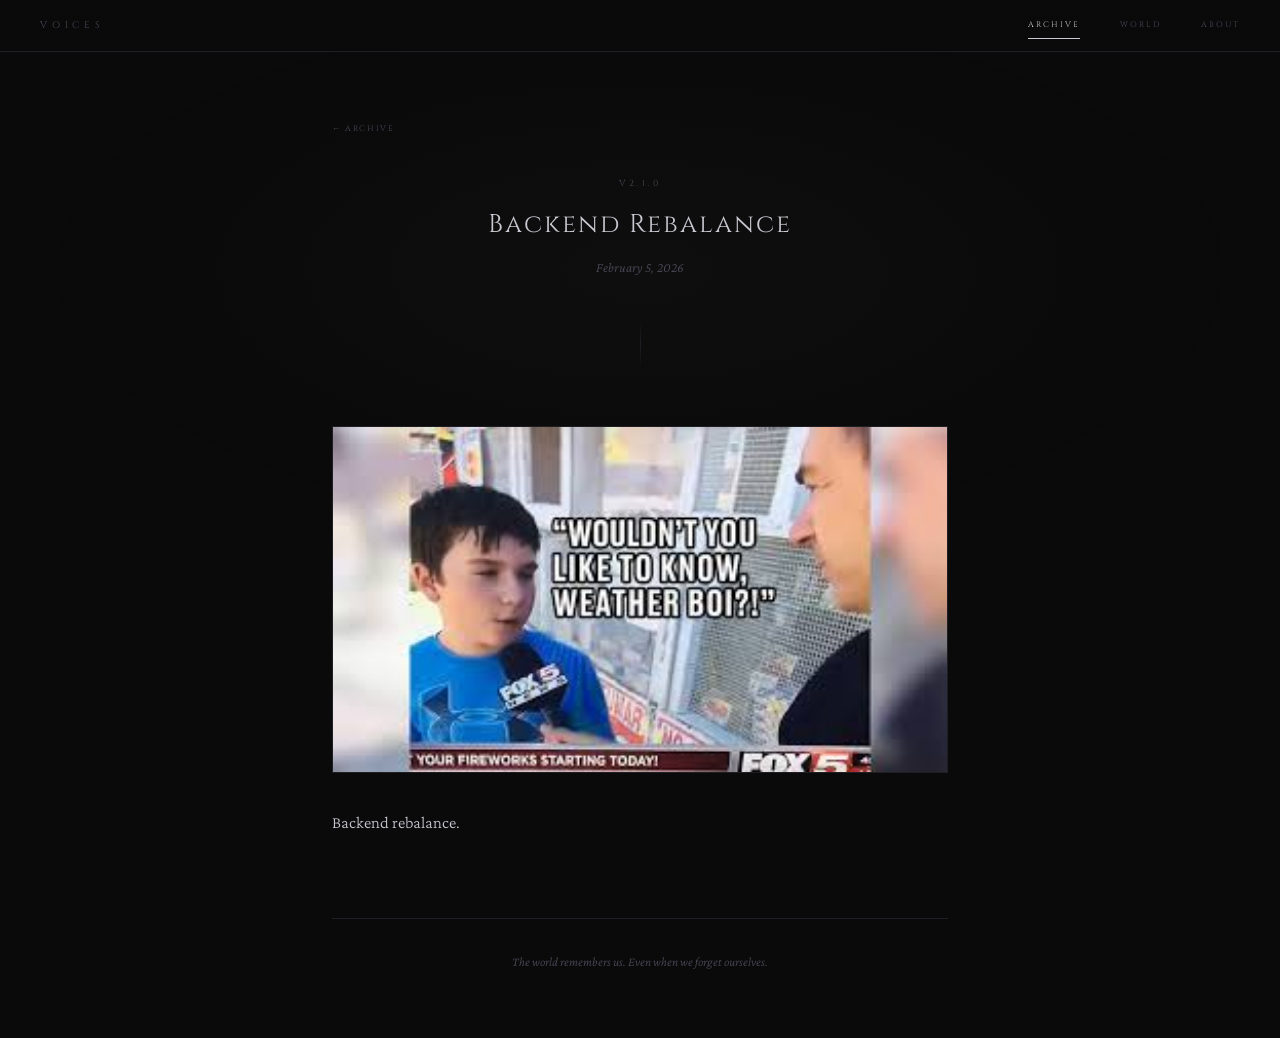
<file: v210/index.html>
<!DOCTYPE html>
<html lang="en">
<head>
<meta charset="UTF-8">
<meta name="viewport" content="width=device-width, initial-scale=1.0">
<title>v2.1.0 — Backend Rebalance | Voices</title>
<link rel="preconnect" href="https://fonts.googleapis.com">
<link href="https://fonts.googleapis.com/css2?family=Cinzel:wght@400;600&family=Crimson+Pro:ital,wght@0,300;0,400;1,300&display=swap" rel="stylesheet">
<style>
  :root {
    --bg: #0a0a0b;
    --surface: #111114;
    --border: #1e1e24;
    --text: #c8c8d0;
    --dim: #4a4a58;
    --voice-glow: rgba(136,136,136,0.04);
  }

  * { box-sizing: border-box; margin: 0; padding: 0; }

  body {
    background: var(--bg);
    color: var(--text);
    font-family: 'Crimson Pro', Georgia, serif;
    font-weight: 300;
    min-height: 100vh;
    line-height: 1.8;
  }

  body::before {
    content: '';
    position: fixed;
    inset: 0;
    background: radial-gradient(ellipse 80% 50% at 50% 30%, var(--voice-glow), transparent 60%);
    pointer-events: none;
    z-index: 0;
  }

  .top-nav {
    position: fixed;
    top: 0;
    left: 0;
    right: 0;
    height: 52px;
    background: linear-gradient(to bottom, rgba(10,10,11,0.98), rgba(10,10,11,0.92));
    border-bottom: 1px solid var(--border);
    display: flex;
    align-items: center;
    justify-content: space-between;
    padding: 0 2.5rem;
    z-index: 100;
    backdrop-filter: blur(12px);
  }

  .nav-brand {
    font-family: 'Cinzel', serif;
    font-size: 0.6rem;
    letter-spacing: 0.5em;
    color: var(--dim);
    text-transform: uppercase;
    text-decoration: none;
    transition: color 0.3s;
  }

  .nav-brand:hover { color: var(--text); }

  .nav-links { display: flex; gap: 2.5rem; }

  .nav-links a {
    font-family: 'Cinzel', serif;
    font-size: 0.5rem;
    letter-spacing: 0.25em;
    color: var(--dim);
    text-transform: uppercase;
    text-decoration: none;
    padding: 0.4rem 0;
    position: relative;
    transition: color 0.3s;
  }

  .nav-links a::after {
    content: '';
    position: absolute;
    bottom: 0;
    left: 0;
    right: 0;
    height: 1px;
    background: var(--text);
    transform: scaleX(0);
    transition: transform 0.3s;
  }

  .nav-links a:hover, .nav-links a.active { color: var(--text); }
  .nav-links a.active::after, .nav-links a:hover::after { transform: scaleX(1); }

  .site-container {
    position: relative;
    z-index: 1;
    width: 100%;
    max-width: 680px;
    margin: 0 auto;
    padding: 7rem 2rem 4rem 2rem;
  }

  .back-link {
    display: inline-block;
    font-family: 'Cinzel', serif;
    font-size: 0.5rem;
    letter-spacing: 0.2em;
    color: var(--dim);
    text-transform: uppercase;
    text-decoration: none;
    margin-bottom: 2.5rem;
    transition: color 0.3s;
  }

  .back-link:hover { color: var(--text); }
  .back-link::before { content: '← '; }

  .patch-header { text-align: center; margin-bottom: 2.5rem; }

  .patch-version {
    font-family: 'Cinzel', serif;
    font-size: 0.55rem;
    letter-spacing: 0.35em;
    color: var(--dim);
    text-transform: uppercase;
    margin-bottom: 0.6rem;
  }

  .patch-title {
    font-family: 'Cinzel', serif;
    font-size: 1.6rem;
    letter-spacing: 0.08em;
    color: var(--text);
    margin-bottom: 0.5rem;
    font-weight: 400;
  }

  .patch-date {
    font-size: 0.85rem;
    color: var(--dim);
    font-style: italic;
  }

  .divider {
    width: 1px;
    height: 50px;
    background: linear-gradient(to bottom, transparent, var(--border), transparent);
    margin: 2rem auto;
  }

  .patch-content {
    font-size: 1.05rem;
  }

  .patch-content p {
    margin-bottom: 1rem;
  }

  .patch-image {
    width: 100%;
    max-width: 100%;
    border: 1px solid var(--border);
    margin: 1.5rem 0;
  }

  .site-footer {
    text-align: center;
    margin-top: 5rem;
    padding-top: 2rem;
    border-top: 1px solid var(--border);
    font-size: 0.8rem;
    color: var(--dim);
    font-style: italic;
  }

  @media (max-width: 600px) {
    .top-nav { padding: 0 1.25rem; }
    .nav-links { gap: 1.5rem; }
    .site-container { padding: 6rem 1.25rem 3rem 1.25rem; }
    .patch-title { font-size: 1.3rem; }
  }
</style>
</head>
<body>

<nav class="top-nav">
  <a href="../index.html" class="nav-brand">Voices</a>
  <div class="nav-links">
    <a href="../index.html" class="active">Archive</a>
    <a href="#">World</a>
    <a href="#">About</a>
  </div>
</nav>

<div class="site-container">
  <a href="../index.html" class="back-link">Archive</a>

  <article>
    <header class="patch-header">
      <div class="patch-version">v2.1.0</div>
      <div class="patch-title">Backend Rebalance</div>
      <div class="patch-date">February 5, 2026</div>
    </header>

    <div class="divider"></div>

    <div class="patch-content">
      <img src="../assets/v210.png" alt="Backend rebalance" class="patch-image">
      
      <p>Backend rebalance.</p>
    </div>
  </article>

  <footer class="site-footer">
    The world remembers us. Even when we forget ourselves.
  </footer>
</div>

</body>
</html>
</file>
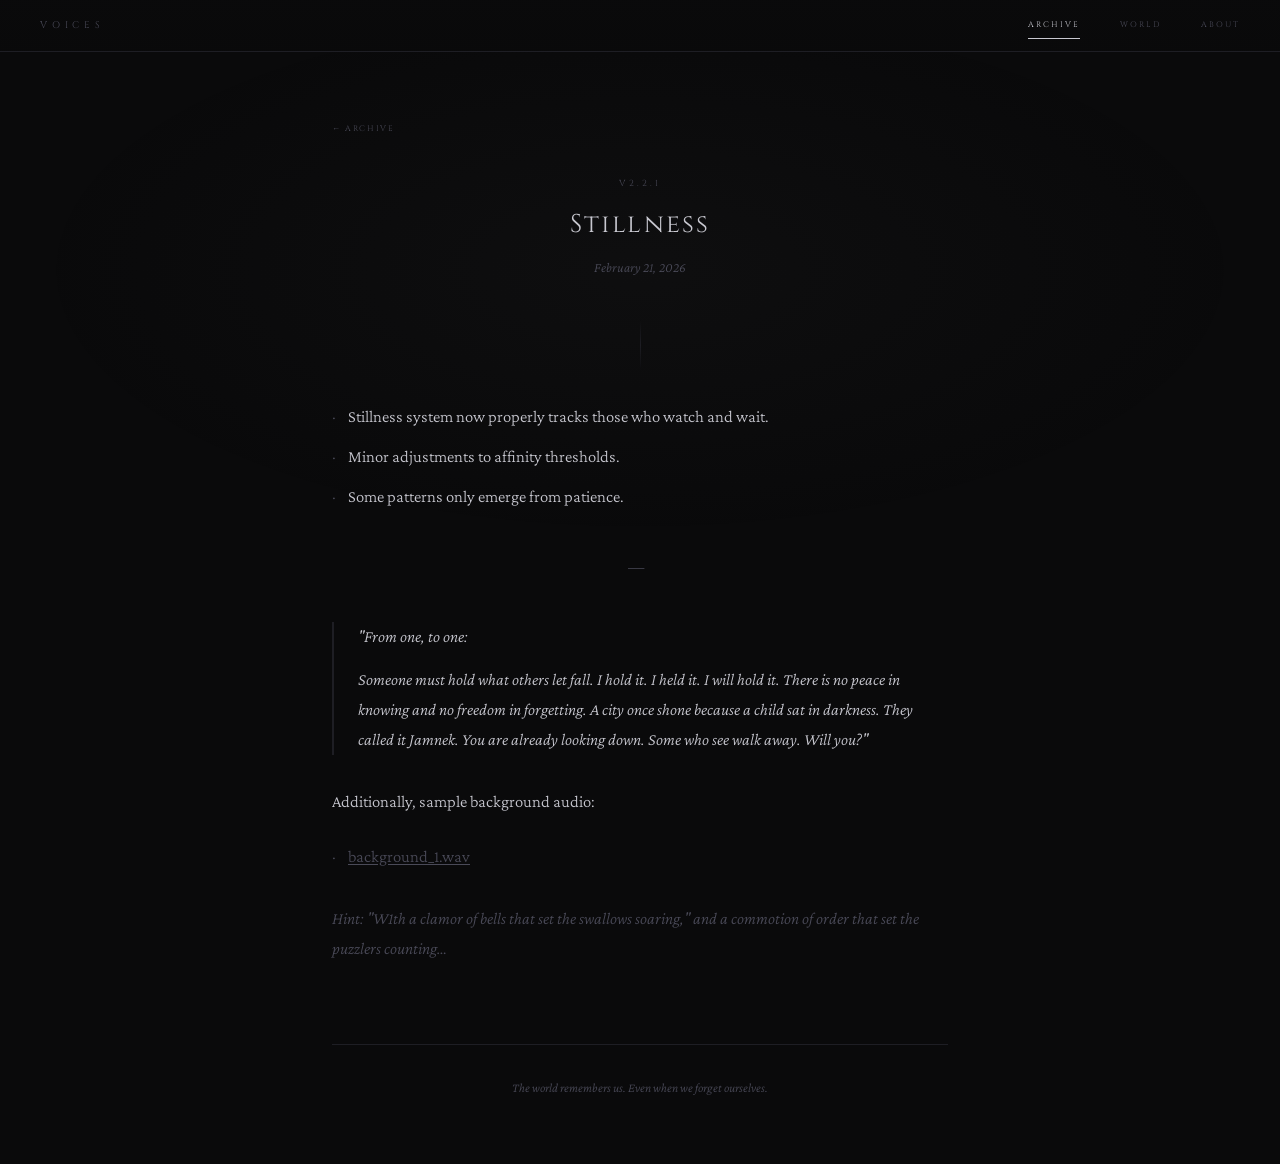
<file: v221/index.html>
<!DOCTYPE html>
<html lang="en">
<head>
<meta charset="UTF-8">
<meta name="viewport" content="width=device-width, initial-scale=1.0">
<title>v2.2.1 — Stillness | Voices</title>
<link rel="preconnect" href="https://fonts.googleapis.com">
<link href="https://fonts.googleapis.com/css2?family=Cinzel:wght@400;600&family=Crimson+Pro:ital,wght@0,300;0,400;1,300&display=swap" rel="stylesheet">
<style>
  :root {
    --bg: #0a0a0b;
    --surface: #111114;
    --border: #1e1e24;
    --text: #c8c8d0;
    --dim: #4a4a58;
    --voice-glow: rgba(136,136,136,0.04);
  }

  * { box-sizing: border-box; margin: 0; padding: 0; }

  body {
    background: var(--bg);
    color: var(--text);
    font-family: 'Crimson Pro', Georgia, serif;
    font-weight: 300;
    min-height: 100vh;
    line-height: 1.8;
  }

  body::before {
    content: '';
    position: fixed;
    inset: 0;
    background: radial-gradient(ellipse 80% 50% at 50% 30%, var(--voice-glow), transparent 60%);
    pointer-events: none;
    z-index: 0;
  }

  .top-nav {
    position: fixed;
    top: 0;
    left: 0;
    right: 0;
    height: 52px;
    background: linear-gradient(to bottom, rgba(10,10,11,0.98), rgba(10,10,11,0.92));
    border-bottom: 1px solid var(--border);
    display: flex;
    align-items: center;
    justify-content: space-between;
    padding: 0 2.5rem;
    z-index: 100;
    backdrop-filter: blur(12px);
  }

  .nav-brand {
    font-family: 'Cinzel', serif;
    font-size: 0.6rem;
    letter-spacing: 0.5em;
    color: var(--dim);
    text-transform: uppercase;
    text-decoration: none;
    transition: color 0.3s;
  }

  .nav-brand:hover { color: var(--text); }

  .nav-links { display: flex; gap: 2.5rem; }

  .nav-links a {
    font-family: 'Cinzel', serif;
    font-size: 0.5rem;
    letter-spacing: 0.25em;
    color: var(--dim);
    text-transform: uppercase;
    text-decoration: none;
    padding: 0.4rem 0;
    position: relative;
    transition: color 0.3s;
  }

  .nav-links a::after {
    content: '';
    position: absolute;
    bottom: 0;
    left: 0;
    right: 0;
    height: 1px;
    background: var(--text);
    transform: scaleX(0);
    transition: transform 0.3s;
  }

  .nav-links a:hover, .nav-links a.active { color: var(--text); }
  .nav-links a.active::after, .nav-links a:hover::after { transform: scaleX(1); }

  .site-container {
    position: relative;
    z-index: 1;
    width: 100%;
    max-width: 680px;
    margin: 0 auto;
    padding: 7rem 2rem 4rem 2rem;
  }

  .back-link {
    display: inline-block;
    font-family: 'Cinzel', serif;
    font-size: 0.5rem;
    letter-spacing: 0.2em;
    color: var(--dim);
    text-transform: uppercase;
    text-decoration: none;
    margin-bottom: 2.5rem;
    transition: color 0.3s;
  }

  .back-link:hover { color: var(--text); }
  .back-link::before { content: '← '; }

  .patch-header { text-align: center; margin-bottom: 2.5rem; }

  .patch-version {
    font-family: 'Cinzel', serif;
    font-size: 0.55rem;
    letter-spacing: 0.35em;
    color: var(--dim);
    text-transform: uppercase;
    margin-bottom: 0.6rem;
  }

  .patch-title {
    font-family: 'Cinzel', serif;
    font-size: 1.6rem;
    letter-spacing: 0.08em;
    color: var(--text);
    margin-bottom: 0.5rem;
    font-weight: 400;
  }

  .patch-date {
    font-size: 0.85rem;
    color: var(--dim);
    font-style: italic;
  }

  .divider {
    width: 1px;
    height: 50px;
    background: linear-gradient(to bottom, transparent, var(--border), transparent);
    margin: 2rem auto;
  }

  .section-break {
    text-align: center;
    color: var(--dim);
    margin: 2.5rem 0;
    letter-spacing: 0.5em;
  }

  .patch-content {
    font-size: 1.05rem;
  }

  .patch-content p {
    margin-bottom: 1rem;
  }

  .patch-content ul {
    list-style: none;
    margin: 1.5rem 0;
  }

  .patch-content li {
    margin-bottom: 0.6rem;
    padding-left: 1rem;
    position: relative;
  }

  .patch-content li::before {
    content: '·';
    position: absolute;
    left: 0;
    color: var(--dim);
  }

  .lore {
    border-left: 2px solid var(--border);
    padding-left: 1.5rem;
    margin: 2rem 0;
    font-style: italic;
  }

  .lore p { margin-bottom: 0.75rem; }
  .lore p:last-child { margin-bottom: 0; }

  .patch-content a {
    color: var(--dim);
    text-decoration: underline;
    text-underline-offset: 2px;
    transition: color 0.2s;
  }

  .patch-content a:hover { color: var(--text); }

  .hint {
    font-style: italic;
    color: var(--dim);
    margin-top: 2rem;
  }

  .site-footer {
    text-align: center;
    margin-top: 5rem;
    padding-top: 2rem;
    border-top: 1px solid var(--border);
    font-size: 0.8rem;
    color: var(--dim);
    font-style: italic;
  }

  @media (max-width: 600px) {
    .top-nav { padding: 0 1.25rem; }
    .nav-links { gap: 1.5rem; }
    .site-container { padding: 6rem 1.25rem 3rem 1.25rem; }
    .patch-title { font-size: 1.3rem; }
  }
</style>
</head>
<body>

<nav class="top-nav">
  <a href="../index.html" class="nav-brand">Voices</a>
  <div class="nav-links">
    <a href="../index.html" class="active">Archive</a>
    <a href="#">World</a>
    <a href="#">About</a>
  </div>
</nav>

<div class="site-container">
  <a href="../index.html" class="back-link">Archive</a>

  <article>
    <header class="patch-header">
      <div class="patch-version">v2.2.1</div>
      <div class="patch-title">Stillness</div>
      <div class="patch-date">February 21, 2026</div>
    </header>

    <div class="divider"></div>

    <div class="patch-content">
      <ul>
        <li>Stillness system now properly tracks those who watch and wait.</li>
        <li>Minor adjustments to affinity thresholds.</li>
        <li>Some patterns only emerge from patience.</li>
      </ul>

      <div class="section-break">—</div>

      <div class="lore">
        <p>"From one, to one:</p>
        <p>Someone must hold what others let fall. I hold it. I held it. I will hold it. There is no peace in knowing and no freedom in forgetting. A city once shone because a child sat in darkness. They called it Jamnek. You are already looking down. Some who see walk away. Will you?"</p>
      </div>

      <p>Additionally, sample background audio:</p>
      <ul>
        <li><a href="../assets/background_1.wav" target="_blank">background_1.wav</a></li>
      </ul>

      <p class="hint">Hint: "W1th a clamor of bells that set the swallows soaring," and a commotion of order that set the puzzlers counting…</p>
    </div>
  </article>

  <footer class="site-footer">
    The world remembers us. Even when we forget ourselves.
  </footer>
</div>

</body>
</html>
</file>
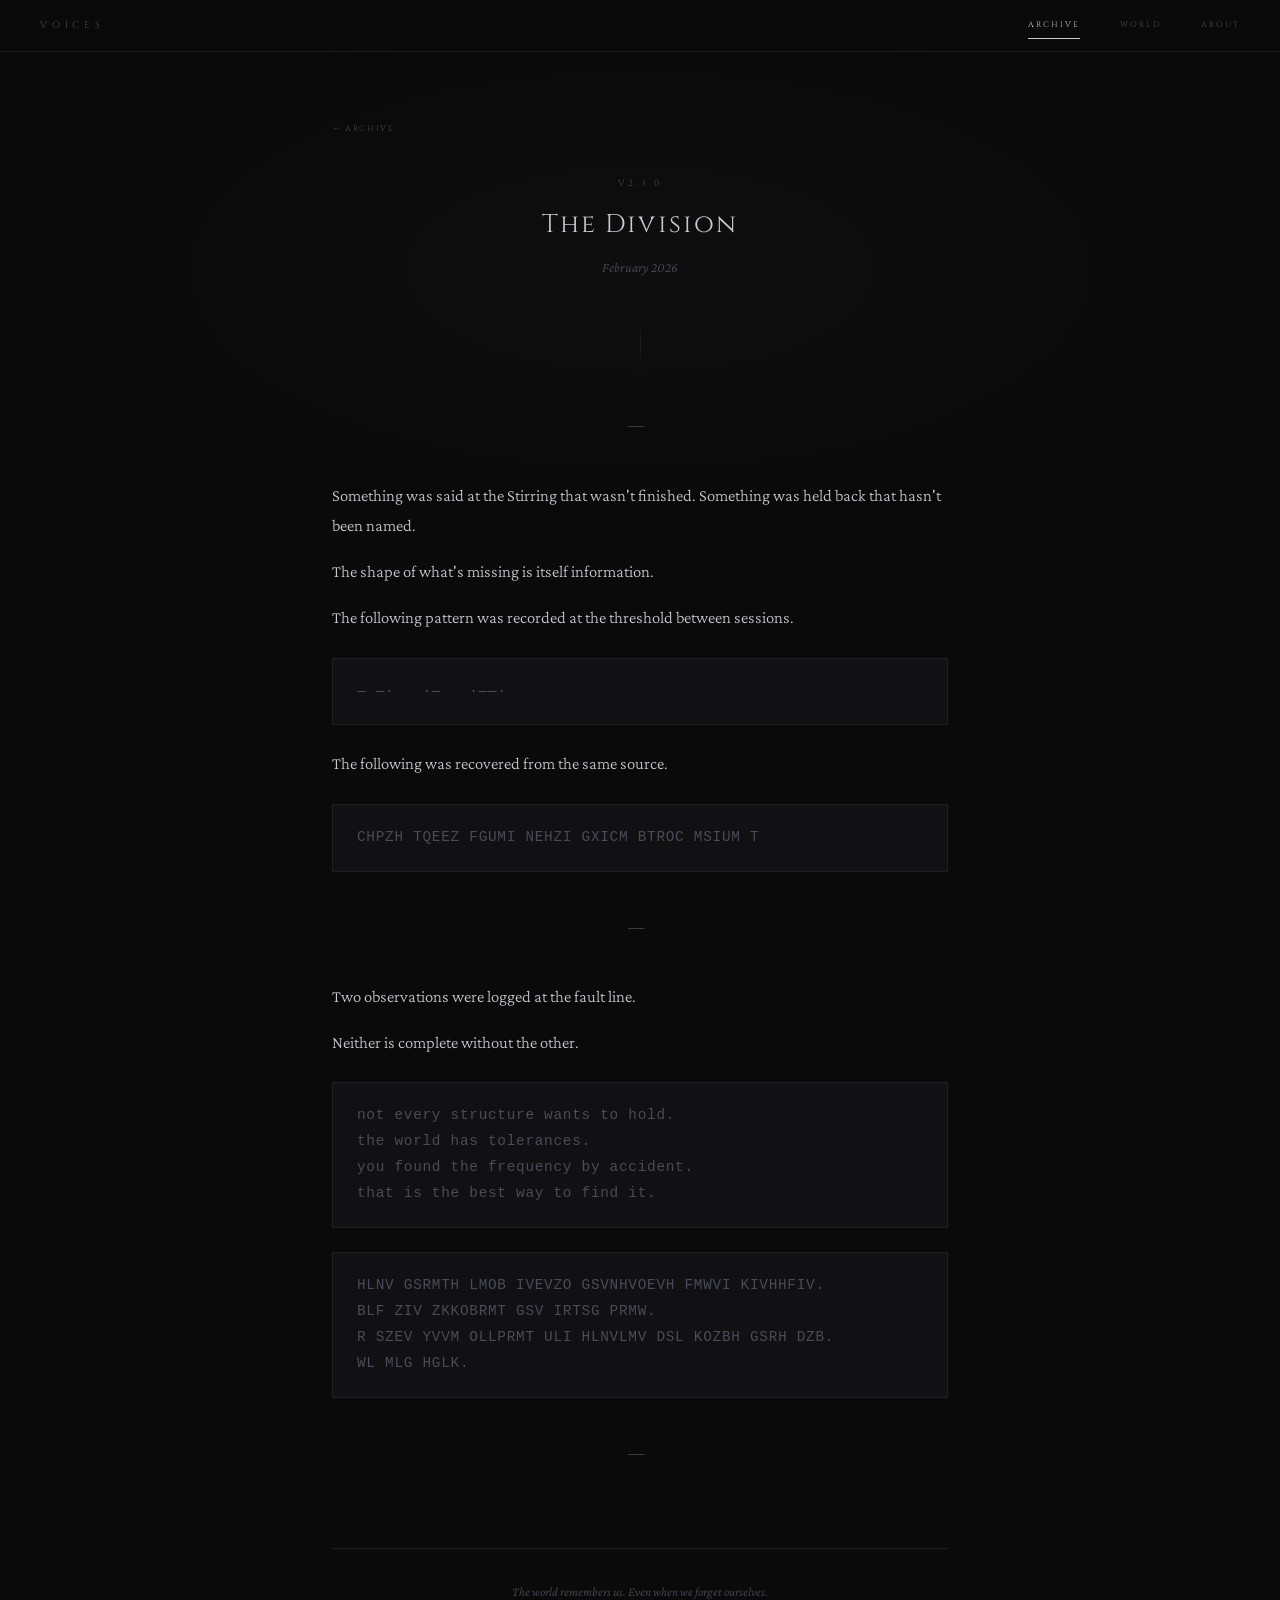
<file: v230/index.html>
<!DOCTYPE html>
<html lang="en">
<head>
<meta charset="UTF-8">
<meta name="viewport" content="width=device-width, initial-scale=1.0">
<title>v2.3.0 — The Division | Voices</title>
<link rel="preconnect" href="https://fonts.googleapis.com">
<link href="https://fonts.googleapis.com/css2?family=Cinzel:wght@400;600&family=Crimson+Pro:ital,wght@0,300;0,400;1,300&display=swap" rel="stylesheet">
<style>
  :root {
    --bg: #0a0a0b;
    --surface: #111114;
    --border: #1e1e24;
    --text: #c8c8d0;
    --dim: #4a4a58;
    --voice-glow: rgba(136,136,136,0.04);
  }

  * { box-sizing: border-box; margin: 0; padding: 0; }

  body {
    background: var(--bg);
    color: var(--text);
    font-family: 'Crimson Pro', Georgia, serif;
    font-weight: 300;
    min-height: 100vh;
    line-height: 1.8;
  }

  body::before {
    content: '';
    position: fixed;
    inset: 0;
    background: radial-gradient(ellipse 80% 50% at 50% 30%, var(--voice-glow), transparent 60%);
    pointer-events: none;
    z-index: 0;
  }

  .top-nav {
    position: fixed;
    top: 0;
    left: 0;
    right: 0;
    height: 52px;
    background: linear-gradient(to bottom, rgba(10,10,11,0.98), rgba(10,10,11,0.92));
    border-bottom: 1px solid var(--border);
    display: flex;
    align-items: center;
    justify-content: space-between;
    padding: 0 2.5rem;
    z-index: 100;
    backdrop-filter: blur(12px);
  }

  .nav-brand {
    font-family: 'Cinzel', serif;
    font-size: 0.6rem;
    letter-spacing: 0.5em;
    color: var(--dim);
    text-transform: uppercase;
    text-decoration: none;
    transition: color 0.3s;
  }

  .nav-brand:hover { color: var(--text); }

  .nav-links { display: flex; gap: 2.5rem; }

  .nav-links a {
    font-family: 'Cinzel', serif;
    font-size: 0.5rem;
    letter-spacing: 0.25em;
    color: var(--dim);
    text-transform: uppercase;
    text-decoration: none;
    padding: 0.4rem 0;
    position: relative;
    transition: color 0.3s;
  }

  .nav-links a::after {
    content: '';
    position: absolute;
    bottom: 0;
    left: 0;
    right: 0;
    height: 1px;
    background: var(--text);
    transform: scaleX(0);
    transition: transform 0.3s;
  }

  .nav-links a:hover, .nav-links a.active { color: var(--text); }
  .nav-links a.active::after, .nav-links a:hover::after { transform: scaleX(1); }

  .site-container {
    position: relative;
    z-index: 1;
    width: 100%;
    max-width: 680px;
    margin: 0 auto;
    padding: 7rem 2rem 4rem 2rem;
  }

  .back-link {
    display: inline-block;
    font-family: 'Cinzel', serif;
    font-size: 0.5rem;
    letter-spacing: 0.2em;
    color: var(--dim);
    text-transform: uppercase;
    text-decoration: none;
    margin-bottom: 2.5rem;
    transition: color 0.3s;
  }

  .back-link:hover { color: var(--text); }
  .back-link::before { content: '← '; }

  .patch-header { text-align: center; margin-bottom: 2.5rem; }

  .patch-version {
    font-family: 'Cinzel', serif;
    font-size: 0.55rem;
    letter-spacing: 0.35em;
    color: var(--dim);
    text-transform: uppercase;
    margin-bottom: 0.6rem;
  }

  .patch-title {
    font-family: 'Cinzel', serif;
    font-size: 1.6rem;
    letter-spacing: 0.08em;
    color: var(--text);
    margin-bottom: 0.5rem;
    font-weight: 400;
  }

  .patch-date {
    font-size: 0.85rem;
    color: var(--dim);
    font-style: italic;
  }

  .divider {
    width: 1px;
    height: 50px;
    background: linear-gradient(to bottom, transparent, var(--border), transparent);
    margin: 2rem auto;
  }

  .section-break {
    text-align: center;
    color: var(--dim);
    margin: 2.5rem 0;
    letter-spacing: 0.5em;
  }

  .patch-content {
    font-size: 1.05rem;
  }

  .patch-content p {
    margin-bottom: 1rem;
  }

  .cipher {
    font-family: 'Courier New', monospace;
    font-size: 0.9rem;
    background: var(--surface);
    border: 1px solid var(--border);
    padding: 1.25rem 1.5rem;
    margin: 1.5rem 0;
    letter-spacing: 0.05em;
    color: var(--dim);
    white-space: pre-wrap;
    overflow-x: auto;
  }

  .site-footer {
    text-align: center;
    margin-top: 5rem;
    padding-top: 2rem;
    border-top: 1px solid var(--border);
    font-size: 0.8rem;
    color: var(--dim);
    font-style: italic;
  }

  @media (max-width: 600px) {
    .top-nav { padding: 0 1.25rem; }
    .nav-links { gap: 1.5rem; }
    .site-container { padding: 6rem 1.25rem 3rem 1.25rem; }
    .patch-title { font-size: 1.3rem; }
  }
</style>
</head>
<body>

<nav class="top-nav">
  <a href="../index.html" class="nav-brand">Voices</a>
  <div class="nav-links">
    <a href="../index.html" class="active">Archive</a>
    <a href="#">World</a>
    <a href="#">About</a>
  </div>
</nav>

<div class="site-container">
  <a href="../index.html" class="back-link">Archive</a>

  <article>
    <header class="patch-header">
      <div class="patch-version">v2.3.0</div>
      <div class="patch-title">The Division</div>
      <div class="patch-date">February 2026</div>
    </header>

    <div class="divider"></div>

    <div class="patch-content">
      <div class="section-break">—</div>

      <p>Something was said at the Stirring that wasn't finished. Something was held back that hasn't been named.</p>
      
      <p>The shape of what's missing is itself information.</p>

      <p>The following pattern was recorded at the threshold between sessions.</p>

      <div class="cipher">— —·   ·—   ·——·</div>

      <p>The following was recovered from the same source.</p>

      <div class="cipher">CHPZH TQEEZ FGUMI NEHZI GXICM BTROC MSIUM T</div>

      <div class="section-break">—</div>

      <p>Two observations were logged at the fault line.</p>
      
      <p>Neither is complete without the other.</p>

      <div class="cipher">not every structure wants to hold.
the world has tolerances.
you found the frequency by accident.
that is the best way to find it.</div>

      <div class="cipher">HLNV GSRMTH LMOB IVEVZO GSVNHVOEVH FMWVI KIVHHFIV.
BLF ZIV ZKKOBRMT GSV IRTSG PRMW.
R SZEV YVVM OLLPRMT ULI HLNVLMV DSL KOZBH GSRH DZB.
WL MLG HGLK.</div>

      <div class="section-break">—</div>
    </div>
  </article>

  <footer class="site-footer">
    The world remembers us. Even when we forget ourselves.
  </footer>
</div>

</body>
</html>
</file>
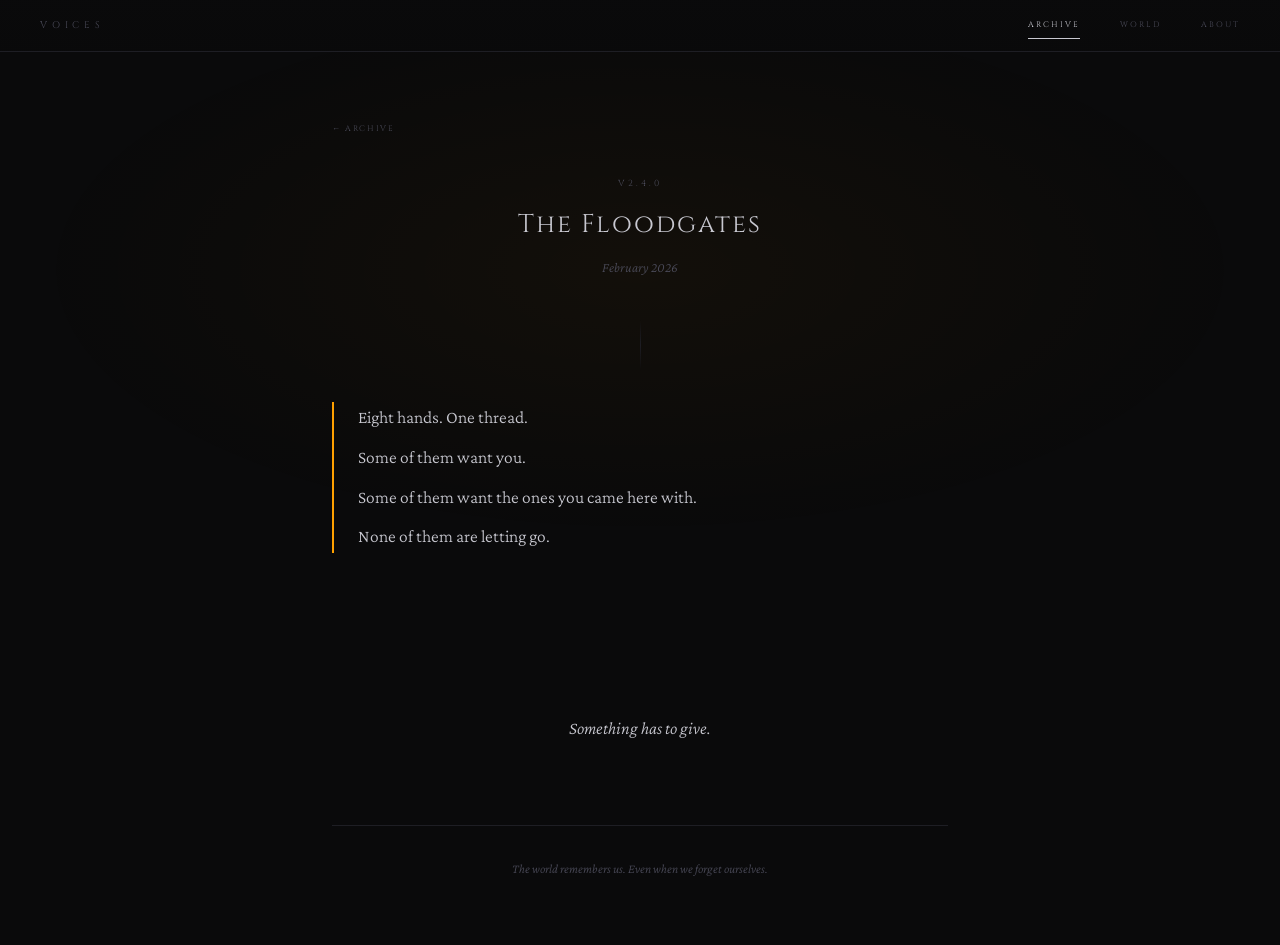
<file: v240/index.html>
<!DOCTYPE html>
<html lang="en">
<head>
<meta charset="UTF-8">
<meta name="viewport" content="width=device-width, initial-scale=1.0">
<title>v2.4.0 — The Floodgates | Voices</title>
<link rel="preconnect" href="https://fonts.googleapis.com">
<link href="https://fonts.googleapis.com/css2?family=Cinzel:wght@400;600&family=Crimson+Pro:ital,wght@0,300;0,400;1,300&display=swap" rel="stylesheet">
<style>
  :root {
    --bg: #0a0a0b;
    --surface: #111114;
    --border: #1e1e24;
    --text: #c8c8d0;
    --dim: #4a4a58;
    --accent: #ffa000;
    --voice-glow: rgba(255,160,0,0.04);
  }

  * { box-sizing: border-box; margin: 0; padding: 0; }

  body {
    background: var(--bg);
    color: var(--text);
    font-family: 'Crimson Pro', Georgia, serif;
    font-weight: 300;
    min-height: 100vh;
    line-height: 1.8;
  }

  body::before {
    content: '';
    position: fixed;
    inset: 0;
    background: radial-gradient(ellipse 80% 50% at 50% 30%, var(--voice-glow), transparent 60%);
    pointer-events: none;
    z-index: 0;
  }

  .top-nav {
    position: fixed;
    top: 0;
    left: 0;
    right: 0;
    height: 52px;
    background: linear-gradient(to bottom, rgba(10,10,11,0.98), rgba(10,10,11,0.92));
    border-bottom: 1px solid var(--border);
    display: flex;
    align-items: center;
    justify-content: space-between;
    padding: 0 2.5rem;
    z-index: 100;
    backdrop-filter: blur(12px);
  }

  .nav-brand {
    font-family: 'Cinzel', serif;
    font-size: 0.6rem;
    letter-spacing: 0.5em;
    color: var(--dim);
    text-transform: uppercase;
    text-decoration: none;
    transition: color 0.3s;
  }

  .nav-brand:hover { color: var(--text); }

  .nav-links {
    display: flex;
    gap: 2.5rem;
  }

  .nav-links a {
    font-family: 'Cinzel', serif;
    font-size: 0.5rem;
    letter-spacing: 0.25em;
    color: var(--dim);
    text-transform: uppercase;
    text-decoration: none;
    padding: 0.4rem 0;
    position: relative;
    transition: color 0.3s;
  }

  .nav-links a::after {
    content: '';
    position: absolute;
    bottom: 0;
    left: 0;
    right: 0;
    height: 1px;
    background: var(--text);
    transform: scaleX(0);
    transition: transform 0.3s;
  }

  .nav-links a:hover, .nav-links a.active { color: var(--text); }
  .nav-links a.active::after, .nav-links a:hover::after { transform: scaleX(1); }

  .site-container {
    position: relative;
    z-index: 1;
    width: 100%;
    max-width: 680px;
    margin: 0 auto;
    padding: 7rem 2rem 4rem 2rem;
  }

  .back-link {
    display: inline-block;
    font-family: 'Cinzel', serif;
    font-size: 0.5rem;
    letter-spacing: 0.2em;
    color: var(--dim);
    text-transform: uppercase;
    text-decoration: none;
    margin-bottom: 2.5rem;
    transition: color 0.3s;
  }

  .back-link:hover { color: var(--text); }
  .back-link::before { content: '← '; }

  .patch-header {
    text-align: center;
    margin-bottom: 2.5rem;
  }

  .patch-version {
    font-family: 'Cinzel', serif;
    font-size: 0.55rem;
    letter-spacing: 0.35em;
    color: var(--dim);
    text-transform: uppercase;
    margin-bottom: 0.6rem;
  }

  .patch-title {
    font-family: 'Cinzel', serif;
    font-size: 1.6rem;
    letter-spacing: 0.08em;
    color: var(--text);
    margin-bottom: 0.5rem;
    font-weight: 400;
  }

  .patch-date {
    font-size: 0.85rem;
    color: var(--dim);
    font-style: italic;
  }

  .divider {
    width: 1px;
    height: 50px;
    background: linear-gradient(to bottom, transparent, var(--border), transparent);
    margin: 2rem auto;
  }

  .patch-content {
    font-size: 1.1rem;
  }

  .lore {
    border-left: 2px solid var(--accent);
    padding-left: 1.5rem;
    margin-bottom: 2rem;
  }

  .lore p {
    margin-bottom: 0.5rem;
    color: var(--text);
  }

  .lore p:last-child {
    margin-bottom: 0;
  }

  .site-footer {
    text-align: center;
    margin-top: 5rem;
    padding-top: 2rem;
    border-top: 1px solid var(--border);
    font-size: 0.8rem;
    color: var(--dim);
    font-style: italic;
  }

  @media (max-width: 600px) {
    .top-nav { padding: 0 1.25rem; }
    .nav-links { gap: 1.5rem; }
    .site-container { padding: 6rem 1.25rem 3rem 1.25rem; }
    .patch-title { font-size: 1.3rem; }
  }
</style>
</head>
<body>

<nav class="top-nav">
  <a href="../index.html" class="nav-brand">Voices</a>
  <div class="nav-links">
    <a href="../index.html" class="active">Archive</a>
    <a href="#">World</a>
    <a href="#">About</a>
  </div>
</nav>

<div class="site-container">
  <a href="../index.html" class="back-link">Archive</a>

  <article>
    <header class="patch-header">
      <div class="patch-version">v2.4.0</div>
      <div class="patch-title">The Floodgates</div>
      <div class="patch-date">February 2026</div>
    </header>

    <div class="divider"></div>

    <div class="patch-content">
      <div class="lore">
        <p>Eight hands. One thread.</p>
        <p>Some of them want you.</p>
        <p>Some of them want the ones you came here with.</p>
        <p>None of them are letting go.</p>
      </div>

      <div style="height: 8rem;"></div>

      <p style="text-align: center; font-style: italic; color: var(--text);">Something has to give.</p>
    </div>
  </article>

  <footer class="site-footer">
    The world remembers us. Even when we forget ourselves.
  </footer>
</div>

</body>
</html>
</file>
